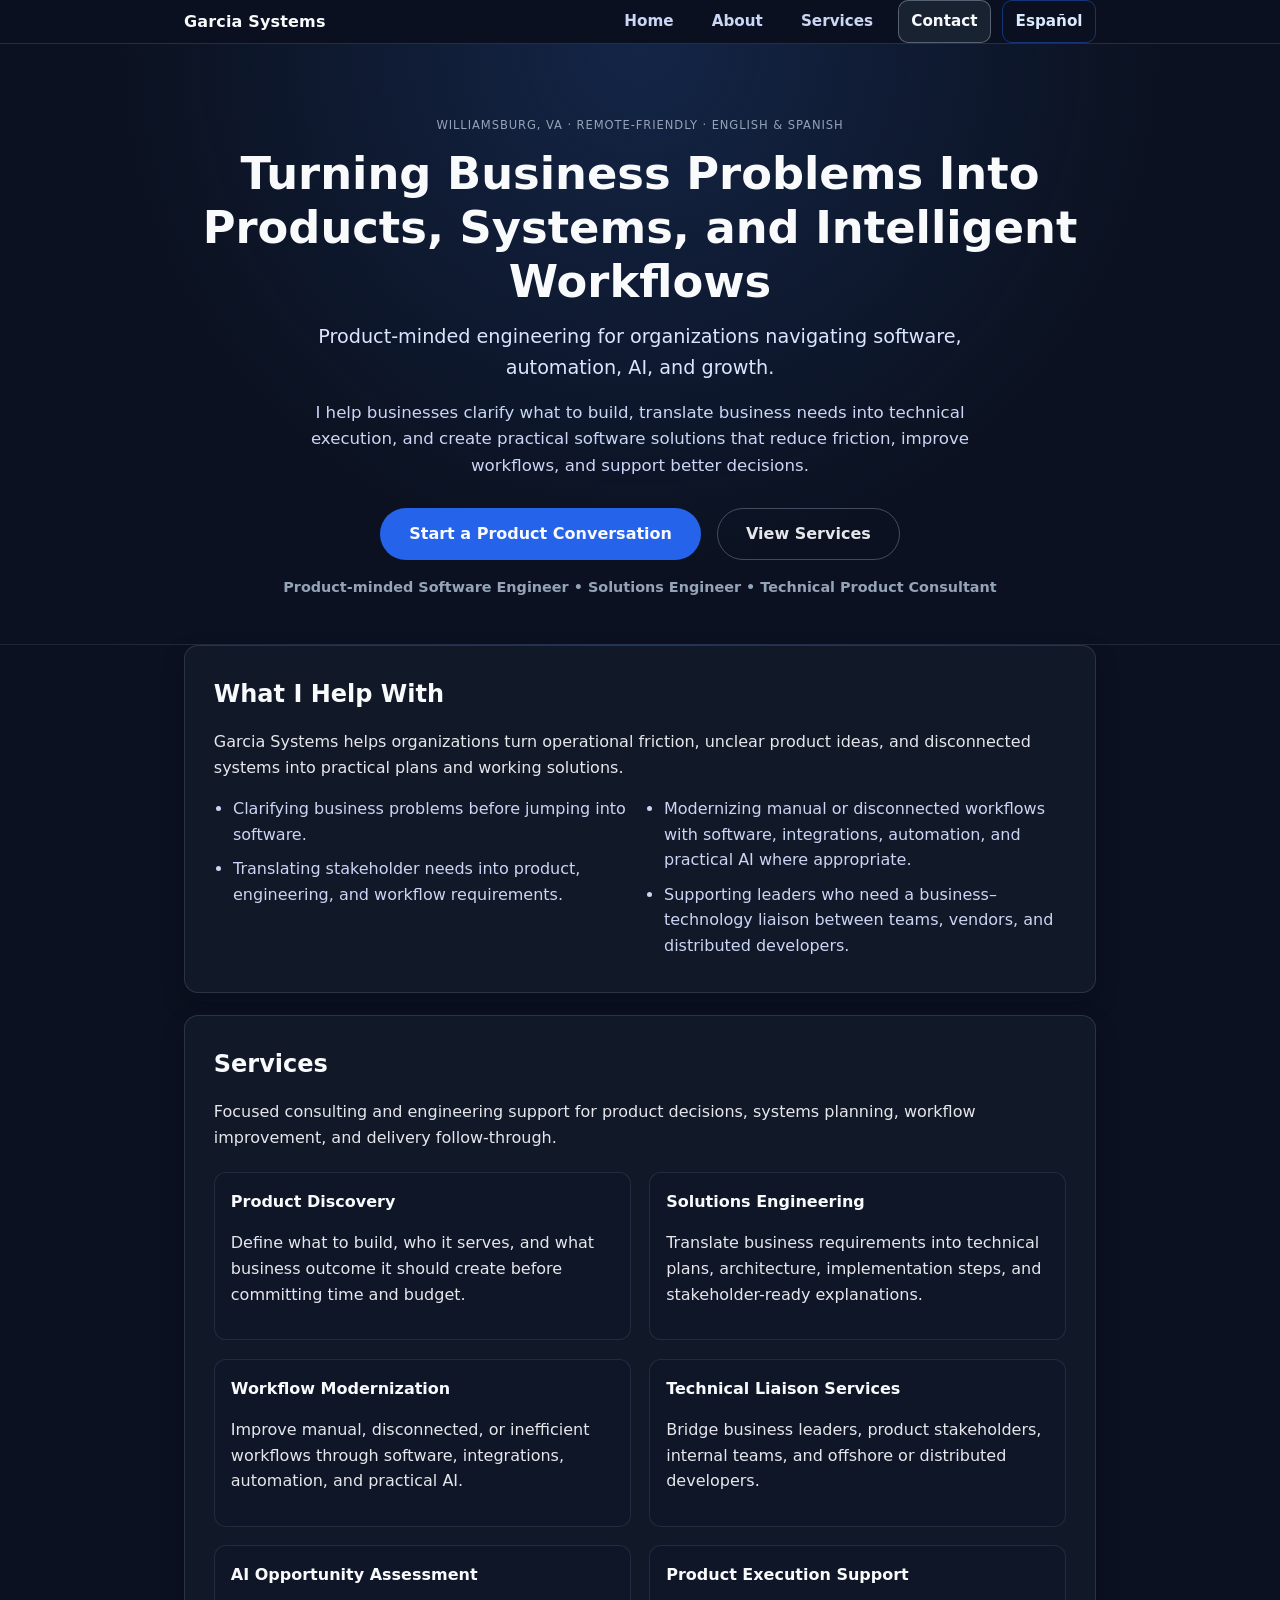
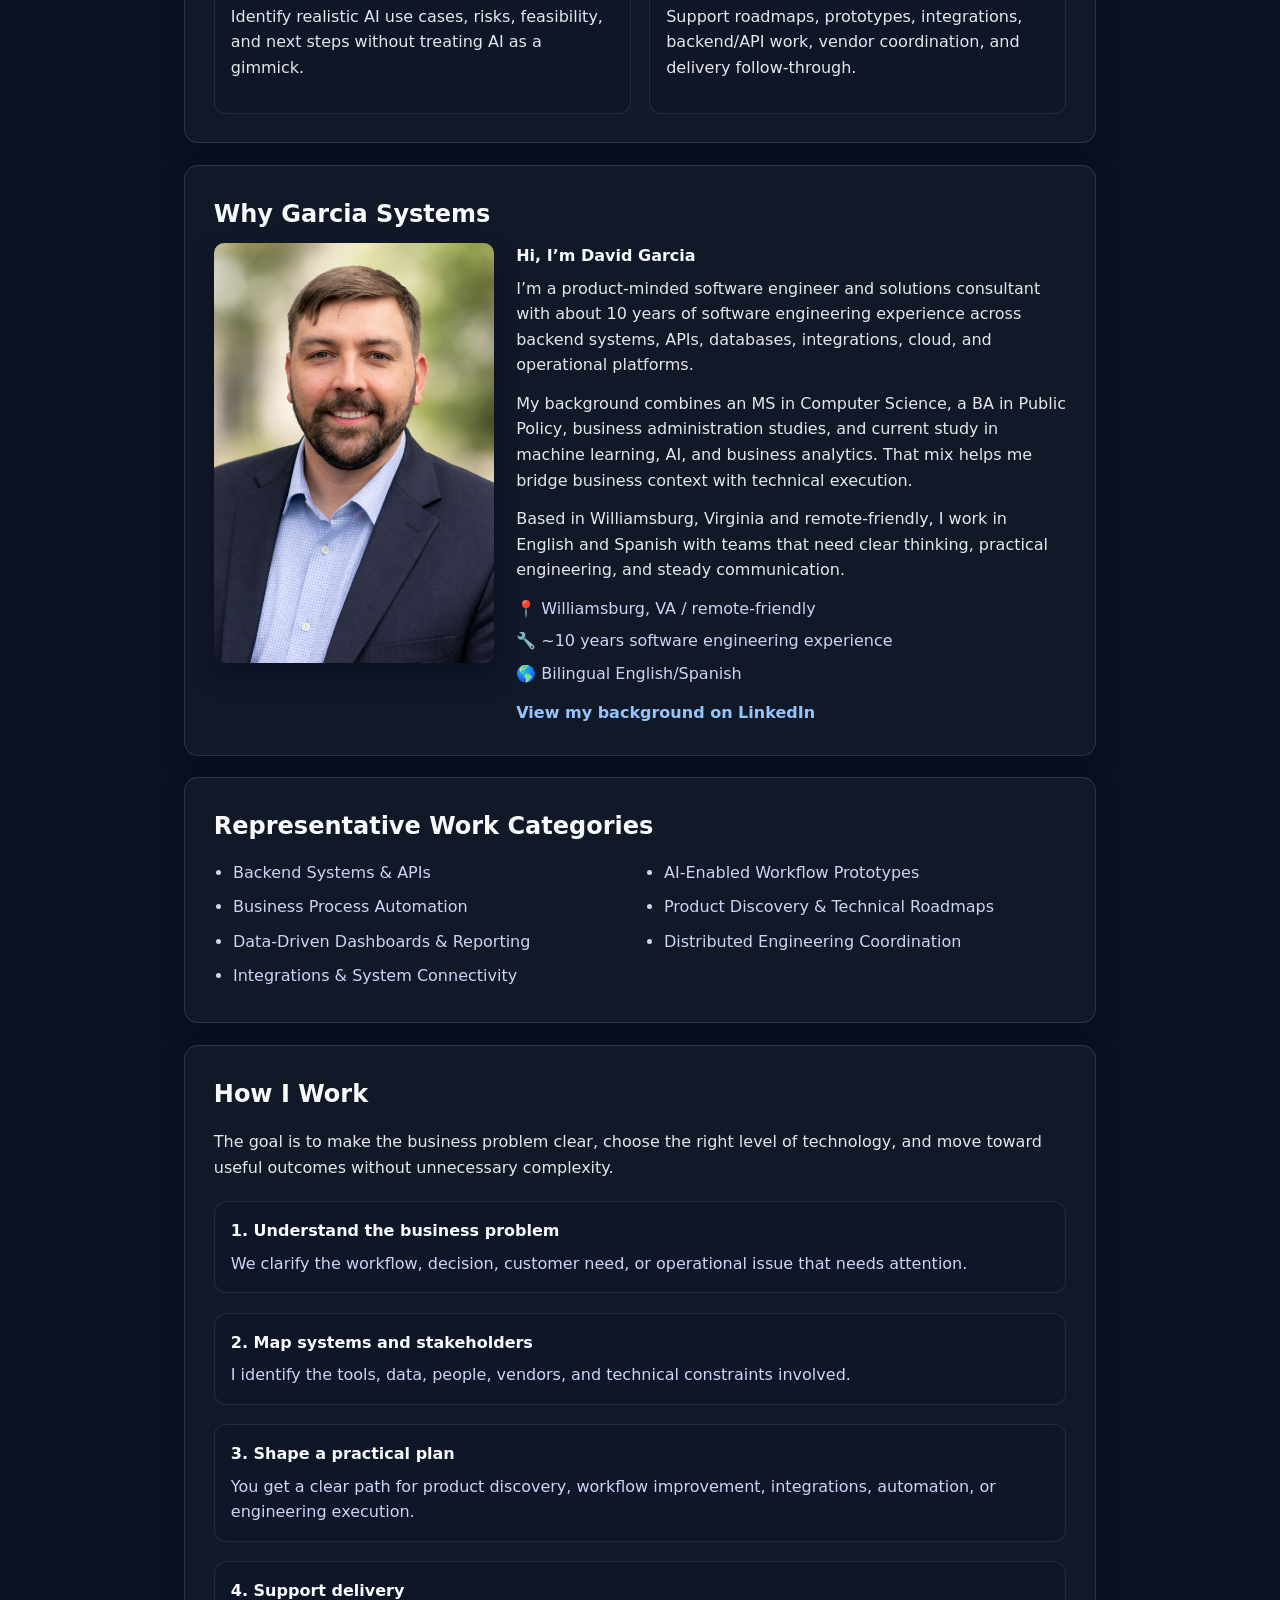
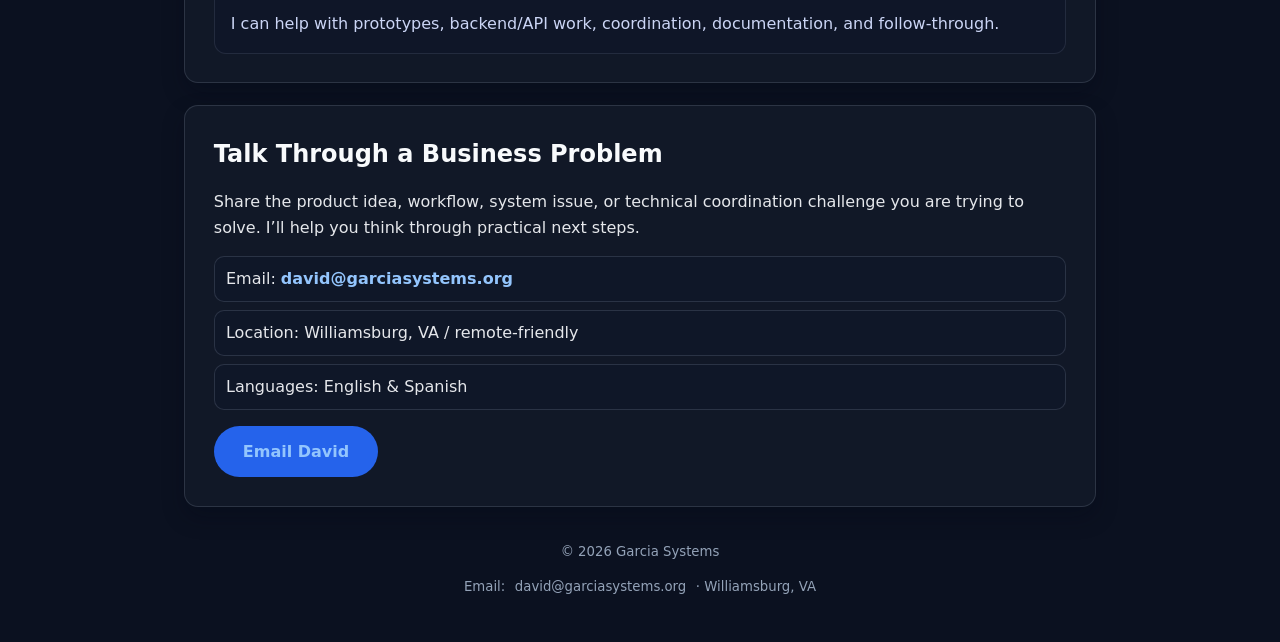
<file: index.html>
<!DOCTYPE html>
<html lang="en">
<head>
  <meta charset="UTF-8">
  <title>Garcia Systems | Product-Minded Engineering &amp; AI Workflow Consulting</title>
  <meta name="viewport" content="width=device-width, initial-scale=1.0">
  <meta name="description" content="Garcia Systems helps organizations turn business problems into products, systems, automations, and practical AI-enabled workflows.">
  <meta property="og:title" content="Garcia Systems | Product-Minded Engineering &amp; AI Workflow Consulting">
  <meta property="og:description" content="Product-minded engineering and consulting for software, automation, integrations, workflow modernization, and practical AI.">
  <meta property="og:type" content="website">
  <link rel="canonical" href="https://garciasystems.org/">
  <link rel="stylesheet" href="styles.css">
</head>
<body>
  <header class="site-header">
    <div class="container nav-bar">
      <a class="logo" href="#home">Garcia Systems</a>
      <button class="menu-toggle" type="button" aria-expanded="false" aria-controls="primary-nav" aria-label="Toggle navigation menu">
        <span class="menu-icon" aria-hidden="true"></span>
      </button>
      <nav class="nav" id="primary-nav" aria-label="Main navigation">
        <a data-nav-item="home" href="#home" aria-current="page">Home</a>
        <a data-nav-item="about" href="#about">About</a>
        <a data-nav-item="services" href="#services">Services</a>
        <a data-nav-item="contact" href="#contact">Contact</a>
        <a class="lang-switch" data-nav-item="languageToggle" href="es/index.html" lang="es">Español</a>
      </nav>
    </div>
  </header>

  <section id="home" class="hero" aria-labelledby="home-heading">
    <div class="container">
      <p class="eyebrow">Williamsburg, VA · Remote-friendly · English &amp; Spanish</p>
      <h1 id="home-heading">Turning Business Problems Into Products, Systems, and Intelligent Workflows</h1>
      <p class="tagline">Product-minded engineering for organizations navigating software, automation, AI, and growth.</p>
      <p class="support-line">I help businesses clarify what to build, translate business needs into technical execution, and create practical software solutions that reduce friction, improve workflows, and support better decisions.</p>
      <div class="hero-actions">
        <a class="btn" href="#contact" aria-label="Start a product conversation">Start a Product Conversation</a>
        <a class="btn btn-secondary" href="#services" aria-label="View service offerings">View Services</a>
      </div>
      <p class="trust-line">Product-minded Software Engineer • Solutions Engineer • Technical Product Consultant</p>
    </div>
  </section>

  <main class="container">
    <section id="what-i-help-with" class="card" aria-labelledby="what-i-help-with-heading">
      <h2 id="what-i-help-with-heading">What I Help With</h2>
      <p>Garcia Systems helps organizations turn operational friction, unclear product ideas, and disconnected systems into practical plans and working solutions.</p>
      <ul class="list split-list">
        <li>Clarifying business problems before jumping into software.</li>
        <li>Translating stakeholder needs into product, engineering, and workflow requirements.</li>
        <li>Modernizing manual or disconnected workflows with software, integrations, automation, and practical AI where appropriate.</li>
        <li>Supporting leaders who need a business–technology liaison between teams, vendors, and distributed developers.</li>
      </ul>
    </section>

    <section id="services" class="card" aria-labelledby="services-heading">
      <h2 id="services-heading">Services</h2>
      <p>Focused consulting and engineering support for product decisions, systems planning, workflow improvement, and delivery follow-through.</p>
      <div class="services-grid">
        <article class="service-card">
          <h3>Product Discovery</h3>
          <p>Define what to build, who it serves, and what business outcome it should create before committing time and budget.</p>
        </article>
        <article class="service-card">
          <h3>Solutions Engineering</h3>
          <p>Translate business requirements into technical plans, architecture, implementation steps, and stakeholder-ready explanations.</p>
        </article>
        <article class="service-card">
          <h3>Workflow Modernization</h3>
          <p>Improve manual, disconnected, or inefficient workflows through software, integrations, automation, and practical AI.</p>
        </article>
        <article class="service-card">
          <h3>Technical Liaison Services</h3>
          <p>Bridge business leaders, product stakeholders, internal teams, and offshore or distributed developers.</p>
        </article>
        <article class="service-card">
          <h3>AI Opportunity Assessment</h3>
          <p>Identify realistic AI use cases, risks, feasibility, and next steps without treating AI as a gimmick.</p>
        </article>
        <article class="service-card">
          <h3>Product Execution Support</h3>
          <p>Support roadmaps, prototypes, integrations, backend/API work, vendor coordination, and delivery follow-through.</p>
        </article>
      </div>
    </section>

    <section id="about" class="card" aria-labelledby="about-heading">
      <h2 id="about-heading">Why Garcia Systems</h2>
      <div class="about-layout">
        <figure class="about-portrait-wrap">
          <img class="about-portrait" src="assets/david-portrait.PNG" alt="David Garcia - Garcia Systems" loading="lazy">
        </figure>
        <div class="about-content">
          <h3>Hi, I’m David Garcia</h3>
          <p>I’m a product-minded software engineer and solutions consultant with about 10 years of software engineering experience across backend systems, APIs, databases, integrations, cloud, and operational platforms.</p>
          <p>My background combines an MS in Computer Science, a BA in Public Policy, business administration studies, and current study in machine learning, AI, and business analytics. That mix helps me bridge business context with technical execution.</p>
          <p>Based in Williamsburg, Virginia and remote-friendly, I work in English and Spanish with teams that need clear thinking, practical engineering, and steady communication.</p>
          <ul class="about-trust-list" aria-label="Credibility highlights">
            <li>📍 Williamsburg, VA / remote-friendly</li>
            <li>🔧 ~10 years software engineering experience</li>
            <li>🌎 Bilingual English/Spanish</li>
          </ul>
          <a class="about-linkedin" href="https://www.linkedin.com/in/netdavid/" target="_blank" rel="noopener noreferrer">View my background on LinkedIn</a>
        </div>
      </div>
    </section>

    <section id="work-categories" class="card" aria-labelledby="work-categories-heading">
      <h2 id="work-categories-heading">Representative Work Categories</h2>
      <ul class="list split-list">
        <li>Backend Systems &amp; APIs</li>
        <li>Business Process Automation</li>
        <li>Data-Driven Dashboards &amp; Reporting</li>
        <li>Integrations &amp; System Connectivity</li>
        <li>AI-Enabled Workflow Prototypes</li>
        <li>Product Discovery &amp; Technical Roadmaps</li>
        <li>Distributed Engineering Coordination</li>
      </ul>
    </section>

    <section id="process" class="card" aria-labelledby="process-heading">
      <h2 id="process-heading">How I Work</h2>
      <p>The goal is to make the business problem clear, choose the right level of technology, and move toward useful outcomes without unnecessary complexity.</p>
      <ol class="steps">
        <li><h3>1. Understand the business problem</h3><p>We clarify the workflow, decision, customer need, or operational issue that needs attention.</p></li>
        <li><h3>2. Map systems and stakeholders</h3><p>I identify the tools, data, people, vendors, and technical constraints involved.</p></li>
        <li><h3>3. Shape a practical plan</h3><p>You get a clear path for product discovery, workflow improvement, integrations, automation, or engineering execution.</p></li>
        <li><h3>4. Support delivery</h3><p>I can help with prototypes, backend/API work, coordination, documentation, and follow-through.</p></li>
      </ol>
    </section>

    <section class="card contact" id="contact" aria-labelledby="contact-heading">
      <h2 id="contact-heading">Talk Through a Business Problem</h2>
      <p>Share the product idea, workflow, system issue, or technical coordination challenge you are trying to solve. I’ll help you think through practical next steps.</p>
      <div class="contact-lines">
        <span class="contact-line">Email: <a href="mailto:david@garciasystems.org">david@garciasystems.org</a></span>
        <span class="contact-line">Location: Williamsburg, VA / remote-friendly</span>
        <span class="contact-line">Languages: English &amp; Spanish</span>
      </div>
      <div class="contact-ctas">
        <a class="btn contact-cta" href="mailto:david@garciasystems.org?subject=Product%20Conversation&body=Name:%0A%0AOrganization:%0A%0ABusiness%20problem%20or%20product%20idea:%0A%0AWorkflow%20or%20systems%20involved:%0A%0AAI%2C%20automation%2C%20or%20integration%20needs:%0A%0AEngineering%20team%20or%20vendor%20coordination:%0A%0ATimeline:%0A">Email David</a>
      </div>
    </section>
  </main>

  <footer>
    <p>&copy; 2026 Garcia Systems</p>
    <p class="footer-links">Email: <a href="mailto:david@garciasystems.org">david@garciasystems.org</a> · Williamsburg, VA</p>
  </footer>
  <script src="script.js"></script>
</body>
</html>
</file>
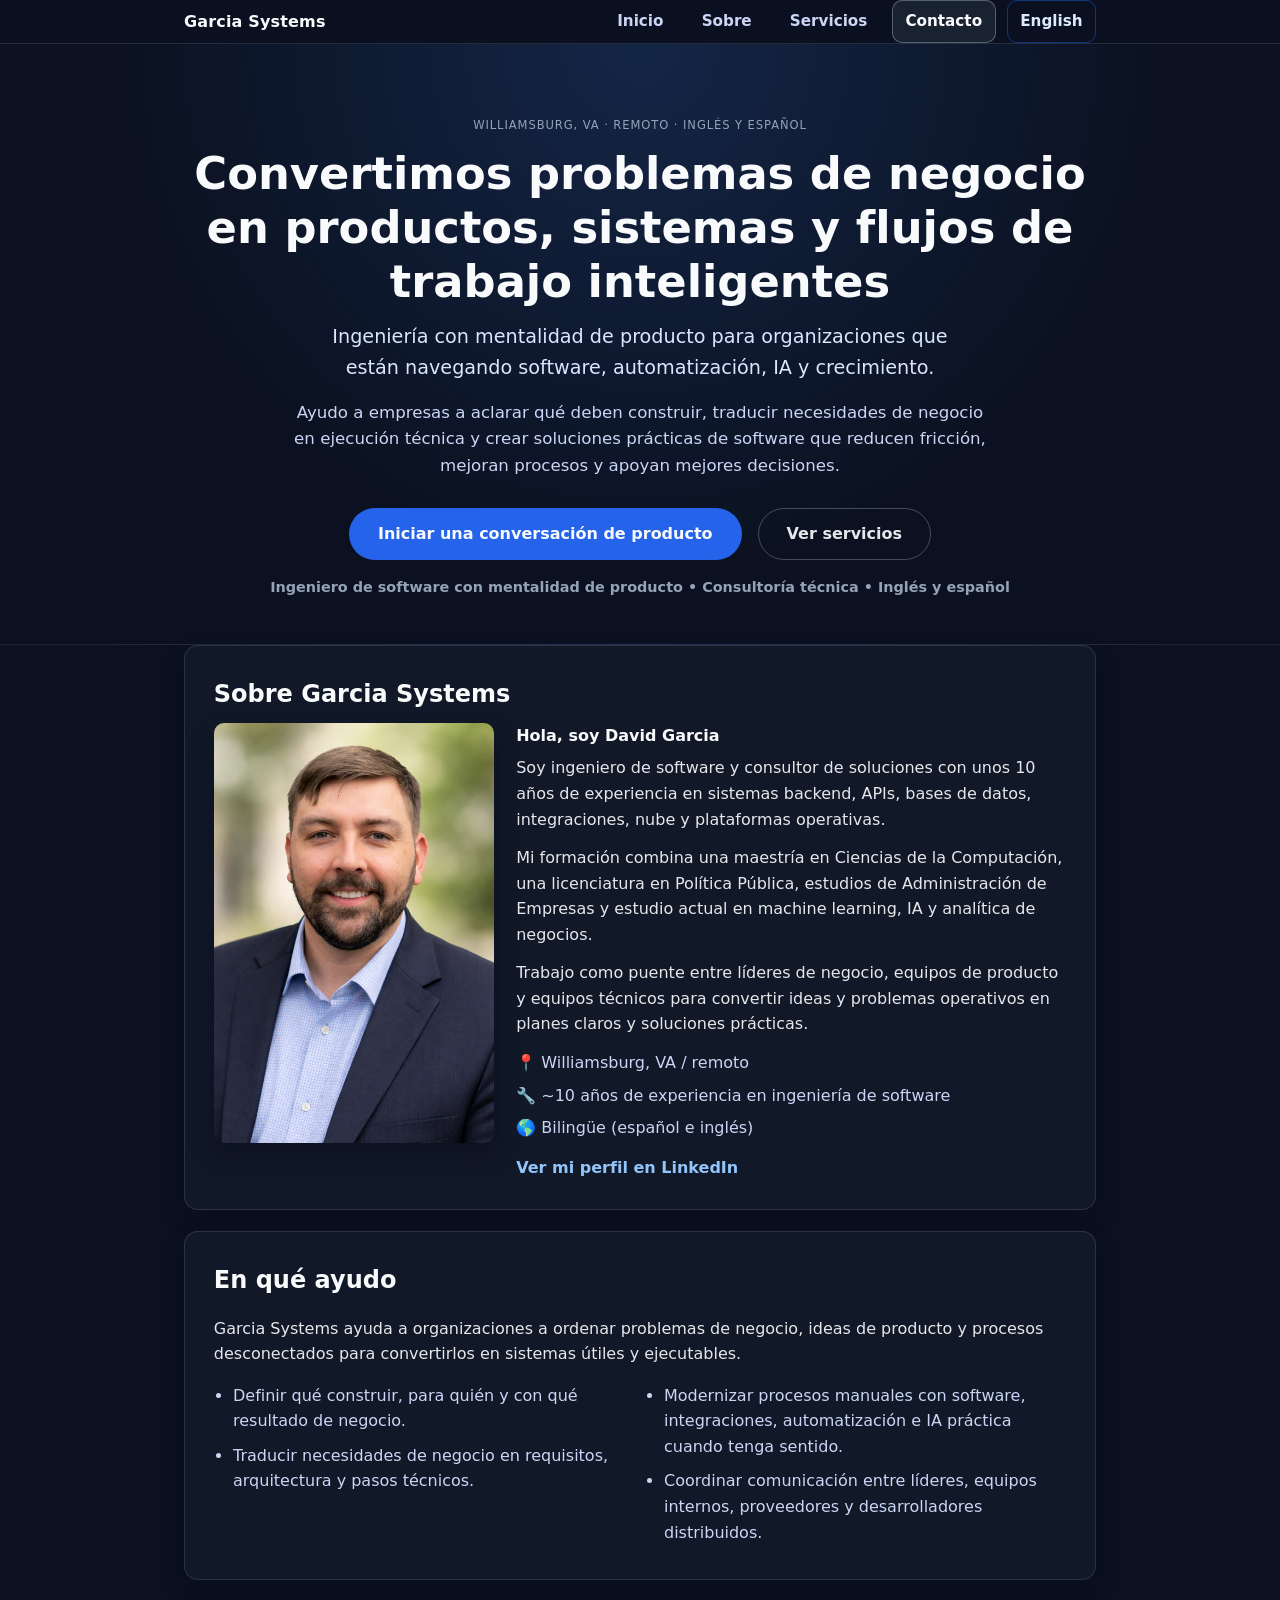
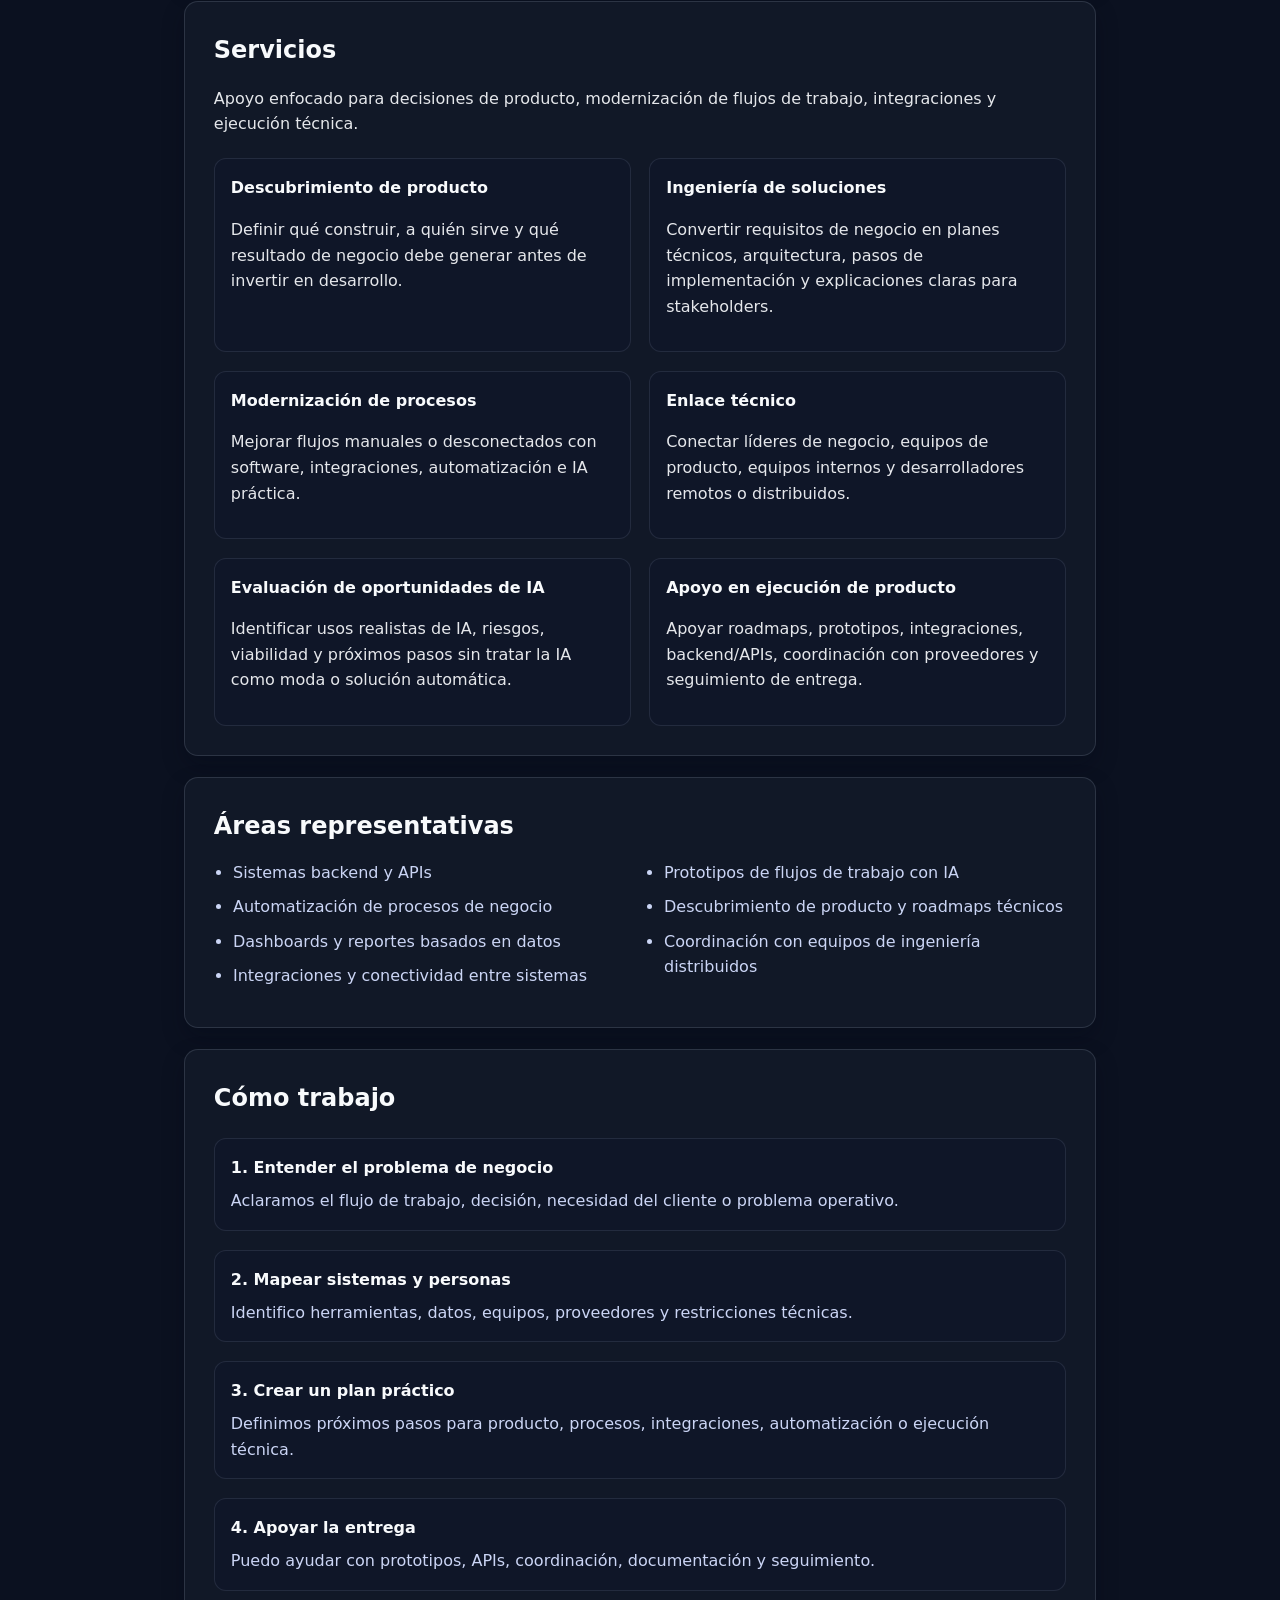
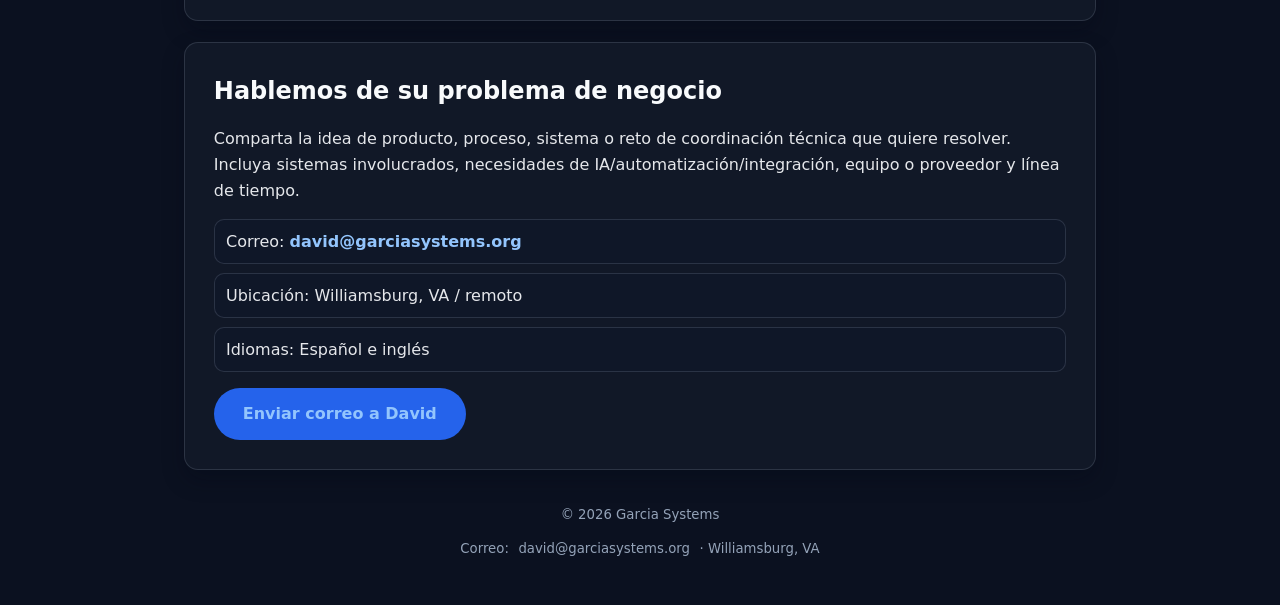
<file: es/index.html>
<!DOCTYPE html>
<html lang="es">
<head>
  <meta charset="UTF-8">
  <title>Garcia Systems | Ingeniería de Producto y Consultoría de Flujos con IA</title>
  <meta name="viewport" content="width=device-width, initial-scale=1.0">
  <meta name="description" content="Garcia Systems ayuda a organizaciones a convertir problemas de negocio en productos, sistemas, automatizaciones y flujos prácticos con IA.">
  <meta property="og:title" content="Garcia Systems | Ingeniería de Producto y Consultoría de Flujos con IA">
  <meta property="og:description" content="Ingeniería con mentalidad de producto para software, automatización, integraciones, modernización de procesos e IA práctica.">
  <meta property="og:type" content="website">
  <link rel="canonical" href="https://garciasystems.org/es/">
  <link rel="stylesheet" href="../styles.css">
</head>
<body>
  <header class="site-header">
    <div class="container nav-bar">
      <a class="logo" href="#home">Garcia Systems</a>
      <button class="menu-toggle" type="button" aria-expanded="false" aria-controls="primary-nav" aria-label="Abrir menú de navegación">
        <span class="menu-icon" aria-hidden="true"></span>
      </button>
      <nav class="nav" id="primary-nav" aria-label="Navegación principal">
        <a data-nav-item="home" href="#home">Inicio</a>
        <a data-nav-item="about" href="#about">Sobre</a>
        <a data-nav-item="services" href="#services">Servicios</a>
        <a data-nav-item="contact" href="#contact">Contacto</a>
        <a class="lang-switch" data-nav-item="languageToggle" href="../index.html" lang="en">English</a>
      </nav>
    </div>
  </header>

  <section id="home" class="hero" aria-labelledby="home-heading">
    <div class="container">
      <p class="eyebrow">Williamsburg, VA · Remoto · Inglés y español</p>
      <h1 id="home-heading">Convertimos problemas de negocio en productos, sistemas y flujos de trabajo inteligentes</h1>
      <p class="tagline">Ingeniería con mentalidad de producto para organizaciones que están navegando software, automatización, IA y crecimiento.</p>
      <p class="support-line">Ayudo a empresas a aclarar qué deben construir, traducir necesidades de negocio en ejecución técnica y crear soluciones prácticas de software que reducen fricción, mejoran procesos y apoyan mejores decisiones.</p>
      <div class="hero-actions">
        <a class="btn" href="#contact" aria-label="Iniciar una conversación de producto">Iniciar una conversación de producto</a>
        <a class="btn btn-secondary" href="#services" aria-label="Ver servicios">Ver servicios</a>
      </div>
      <p class="trust-line">Ingeniero de software con mentalidad de producto • Consultoría técnica • Inglés y español</p>
    </div>
  </section>

  <main class="container">
    <section id="about" class="card" aria-labelledby="about-heading">
      <h2 id="about-heading">Sobre Garcia Systems</h2>
      <div class="about-layout">
        <figure class="about-portrait-wrap"><img class="about-portrait" src="../assets/david-portrait.PNG" alt="David Garcia - Garcia Systems" loading="lazy"></figure>
        <div class="about-content">
          <h3>Hola, soy David Garcia</h3>
          <p>Soy ingeniero de software y consultor de soluciones con unos 10 años de experiencia en sistemas backend, APIs, bases de datos, integraciones, nube y plataformas operativas.</p>
          <p>Mi formación combina una maestría en Ciencias de la Computación, una licenciatura en Política Pública, estudios de Administración de Empresas y estudio actual en machine learning, IA y analítica de negocios.</p>
          <p>Trabajo como puente entre líderes de negocio, equipos de producto y equipos técnicos para convertir ideas y problemas operativos en planes claros y soluciones prácticas.</p>
          <ul class="about-trust-list" aria-label="Puntos de credibilidad"><li>📍 Williamsburg, VA / remoto</li><li>🔧 ~10 años de experiencia en ingeniería de software</li><li>🌎 Bilingüe (español e inglés)</li></ul>
          <a class="about-linkedin" href="https://www.linkedin.com/in/netdavid/" target="_blank" rel="noopener noreferrer">Ver mi perfil en LinkedIn</a>
        </div>
      </div>
    </section>

    <section id="what-i-help-with" class="card" aria-labelledby="what-i-help-with-heading">
      <h2 id="what-i-help-with-heading">En qué ayudo</h2>
      <p>Garcia Systems ayuda a organizaciones a ordenar problemas de negocio, ideas de producto y procesos desconectados para convertirlos en sistemas útiles y ejecutables.</p>
      <ul class="list split-list"><li>Definir qué construir, para quién y con qué resultado de negocio.</li><li>Traducir necesidades de negocio en requisitos, arquitectura y pasos técnicos.</li><li>Modernizar procesos manuales con software, integraciones, automatización e IA práctica cuando tenga sentido.</li><li>Coordinar comunicación entre líderes, equipos internos, proveedores y desarrolladores distribuidos.</li></ul>
    </section>

    <section id="services" class="card" aria-labelledby="services-heading">
      <h2 id="services-heading">Servicios</h2>
      <p>Apoyo enfocado para decisiones de producto, modernización de flujos de trabajo, integraciones y ejecución técnica.</p>
      <div class="services-grid">
        <article class="service-card"><h3>Descubrimiento de producto</h3><p>Definir qué construir, a quién sirve y qué resultado de negocio debe generar antes de invertir en desarrollo.</p></article>
        <article class="service-card"><h3>Ingeniería de soluciones</h3><p>Convertir requisitos de negocio en planes técnicos, arquitectura, pasos de implementación y explicaciones claras para stakeholders.</p></article>
        <article class="service-card"><h3>Modernización de procesos</h3><p>Mejorar flujos manuales o desconectados con software, integraciones, automatización e IA práctica.</p></article>
        <article class="service-card"><h3>Enlace técnico</h3><p>Conectar líderes de negocio, equipos de producto, equipos internos y desarrolladores remotos o distribuidos.</p></article>
        <article class="service-card"><h3>Evaluación de oportunidades de IA</h3><p>Identificar usos realistas de IA, riesgos, viabilidad y próximos pasos sin tratar la IA como moda o solución automática.</p></article>
        <article class="service-card"><h3>Apoyo en ejecución de producto</h3><p>Apoyar roadmaps, prototipos, integraciones, backend/APIs, coordinación con proveedores y seguimiento de entrega.</p></article>
      </div>
    </section>

    <section id="work-categories" class="card" aria-labelledby="work-categories-heading">
      <h2 id="work-categories-heading">Áreas representativas</h2>
      <ul class="list split-list"><li>Sistemas backend y APIs</li><li>Automatización de procesos de negocio</li><li>Dashboards y reportes basados en datos</li><li>Integraciones y conectividad entre sistemas</li><li>Prototipos de flujos de trabajo con IA</li><li>Descubrimiento de producto y roadmaps técnicos</li><li>Coordinación con equipos de ingeniería distribuidos</li></ul>
    </section>

    <section id="process" class="card" aria-labelledby="process-heading">
      <h2 id="process-heading">Cómo trabajo</h2>
      <ol class="steps"><li><h3>1. Entender el problema de negocio</h3><p>Aclaramos el flujo de trabajo, decisión, necesidad del cliente o problema operativo.</p></li><li><h3>2. Mapear sistemas y personas</h3><p>Identifico herramientas, datos, equipos, proveedores y restricciones técnicas.</p></li><li><h3>3. Crear un plan práctico</h3><p>Definimos próximos pasos para producto, procesos, integraciones, automatización o ejecución técnica.</p></li><li><h3>4. Apoyar la entrega</h3><p>Puedo ayudar con prototipos, APIs, coordinación, documentación y seguimiento.</p></li></ol>
    </section>

    <section id="contact" class="card contact" aria-labelledby="contact-heading">
      <h2 id="contact-heading">Hablemos de su problema de negocio</h2>
      <p>Comparta la idea de producto, proceso, sistema o reto de coordinación técnica que quiere resolver. Incluya sistemas involucrados, necesidades de IA/automatización/integración, equipo o proveedor y línea de tiempo.</p>
      <div class="contact-lines"><span class="contact-line">Correo: <a href="mailto:david@garciasystems.org">david@garciasystems.org</a></span><span class="contact-line">Ubicación: Williamsburg, VA / remoto</span><span class="contact-line">Idiomas: Español e inglés</span></div>
      <div class="contact-ctas"><a class="btn contact-cta" href="mailto:david@garciasystems.org?subject=Conversaci%C3%B3n%20de%20producto%20o%20procesos">Enviar correo a David</a></div>
    </section>
  </main>

  <footer>
    <p>&copy; 2026 Garcia Systems</p>
    <p class="footer-links">Correo: <a href="mailto:david@garciasystems.org">david@garciasystems.org</a> · Williamsburg, VA</p>
  </footer>
  <script src="../script.js"></script>
</body>
</html>
</file>
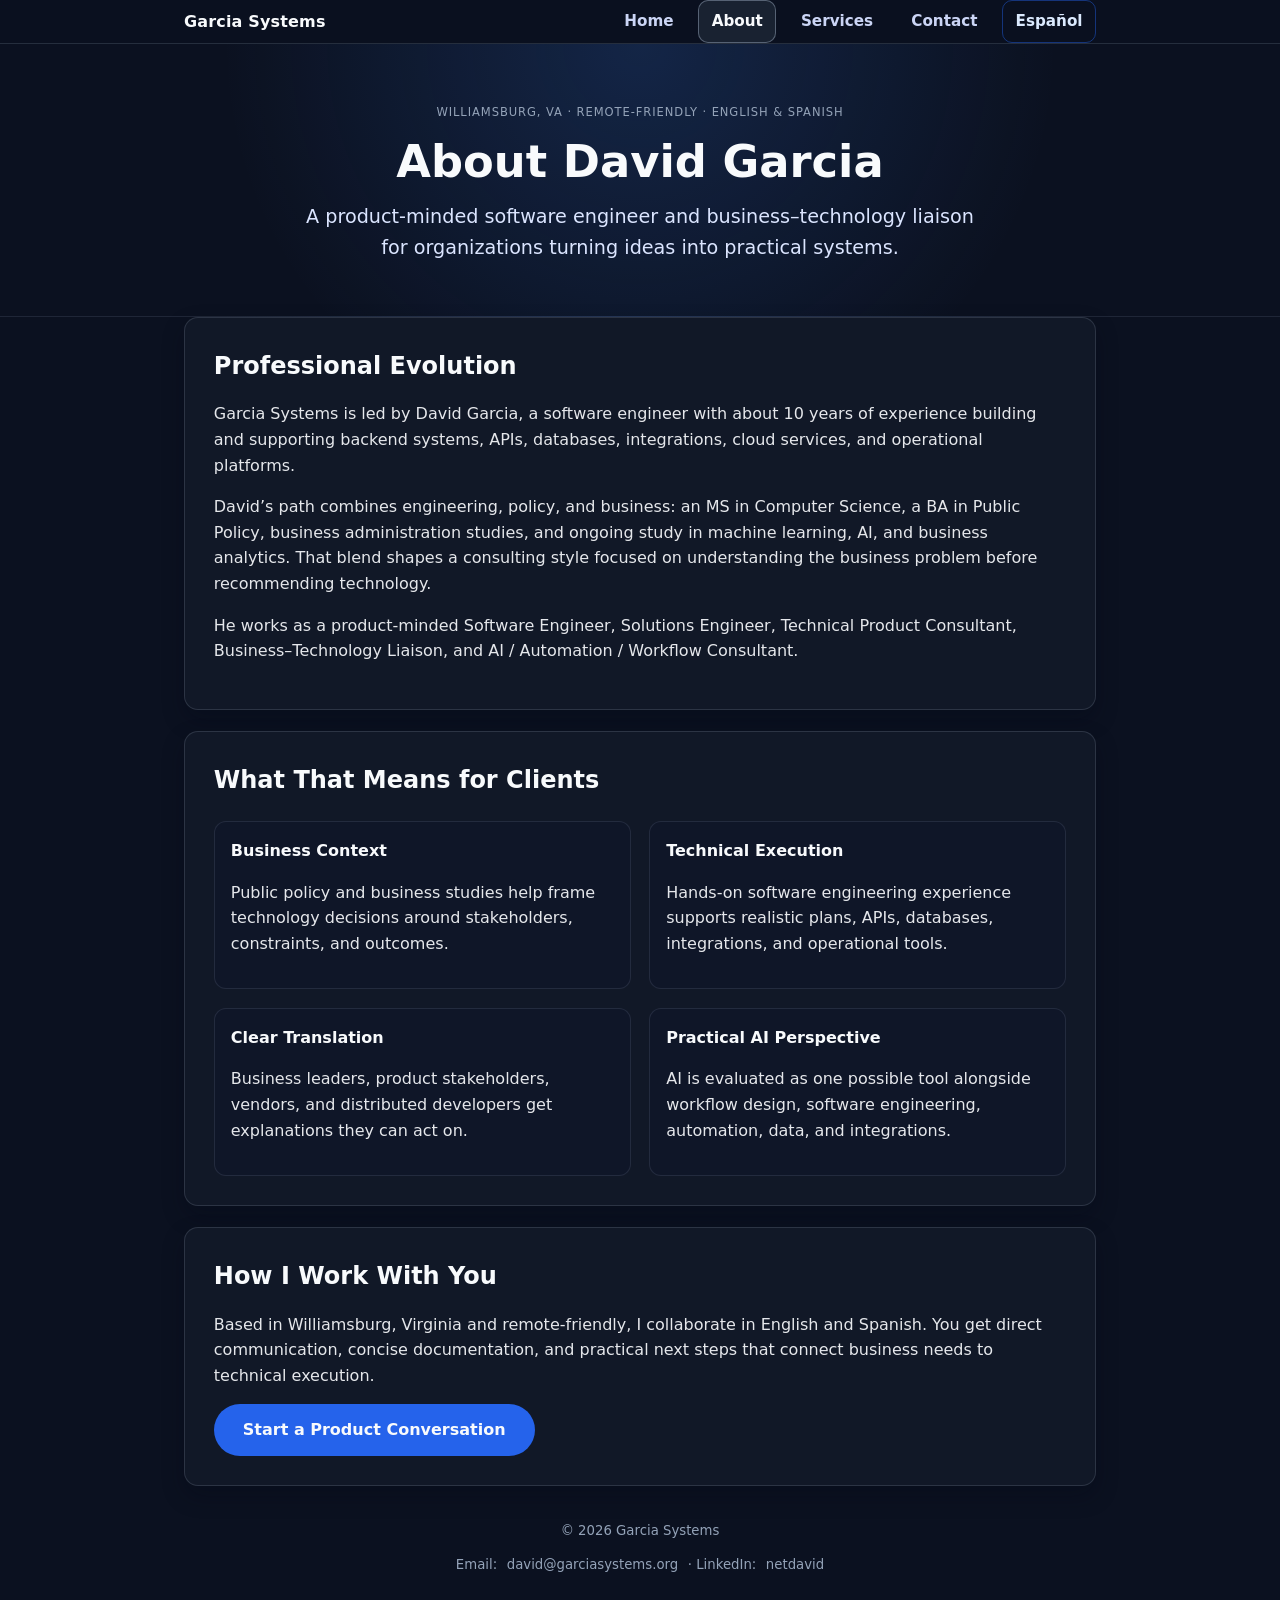
<file: about.html>
<!DOCTYPE html>
<html lang="en">
<head>
  <meta charset="UTF-8">
  <title>About David Garcia | Garcia Systems</title>
  <meta name="viewport" content="width=device-width, initial-scale=1.0">
  <meta name="description" content="Learn about David Garcia, a product-minded software engineer and solutions consultant bridging business, policy, engineering, workflow modernization, and practical AI.">
  <meta property="og:title" content="About David Garcia | Garcia Systems">
  <meta property="og:description" content="Product-minded engineering and solutions consulting from Williamsburg, VA. Remote-friendly, English & Spanish.">
  <meta property="og:type" content="website">
  <link rel="stylesheet" href="styles.css">
</head>
<body>
  <header class="site-header">
    <div class="container nav-bar">
      <a class="logo" href="index.html">Garcia Systems</a>
      <button class="menu-toggle" type="button" aria-expanded="false" aria-controls="primary-nav" aria-label="Toggle navigation menu">
        <span class="menu-icon" aria-hidden="true"></span>
      </button>
      <nav class="nav" id="primary-nav" aria-label="Main navigation">
        <a href="index.html">Home</a>
        <a href="about.html" aria-current="page">About</a>
        <a href="services.html">Services</a>
        <a href="contact.html">Contact</a>
        <a class="lang-switch" href="es/index.html" lang="es">Español</a>
      </nav>
    </div>
  </header>

  <section class="hero page-hero">
    <div class="container">
      <p class="eyebrow">Williamsburg, VA · Remote-friendly · English &amp; Spanish</p>
      <h1>About David Garcia</h1>
      <p class="tagline">A product-minded software engineer and business–technology liaison for organizations turning ideas into practical systems.</p>
    </div>
  </section>

  <main class="container">
    <section class="card">
      <h2>Professional Evolution</h2>
      <p>Garcia Systems is led by David Garcia, a software engineer with about 10 years of experience building and supporting backend systems, APIs, databases, integrations, cloud services, and operational platforms.</p>
      <p>David’s path combines engineering, policy, and business: an MS in Computer Science, a BA in Public Policy, business administration studies, and ongoing study in machine learning, AI, and business analytics. That blend shapes a consulting style focused on understanding the business problem before recommending technology.</p>
      <p>He works as a product-minded Software Engineer, Solutions Engineer, Technical Product Consultant, Business–Technology Liaison, and AI / Automation / Workflow Consultant.</p>
    </section>

    <section class="card">
      <h2>What That Means for Clients</h2>
      <div class="services-grid">
        <article class="service-card"><h3>Business Context</h3><p>Public policy and business studies help frame technology decisions around stakeholders, constraints, and outcomes.</p></article>
        <article class="service-card"><h3>Technical Execution</h3><p>Hands-on software engineering experience supports realistic plans, APIs, databases, integrations, and operational tools.</p></article>
        <article class="service-card"><h3>Clear Translation</h3><p>Business leaders, product stakeholders, vendors, and distributed developers get explanations they can act on.</p></article>
        <article class="service-card"><h3>Practical AI Perspective</h3><p>AI is evaluated as one possible tool alongside workflow design, software engineering, automation, data, and integrations.</p></article>
      </div>
    </section>

    <section class="card">
      <h2>How I Work With You</h2>
      <p>Based in Williamsburg, Virginia and remote-friendly, I collaborate in English and Spanish. You get direct communication, concise documentation, and practical next steps that connect business needs to technical execution.</p>
      <a class="btn" href="contact.html">Start a Product Conversation</a>
    </section>
  </main>

  <footer>
    <p>&copy; 2026 Garcia Systems</p>
    <p class="footer-links">Email: <a href="mailto:david@garciasystems.org">david@garciasystems.org</a> · LinkedIn: <a href="https://www.linkedin.com/in/netdavid/" target="_blank" rel="noopener noreferrer">netdavid</a></p>
  </footer>
  <script src="script.js"></script>
</body>
</html>
</file>
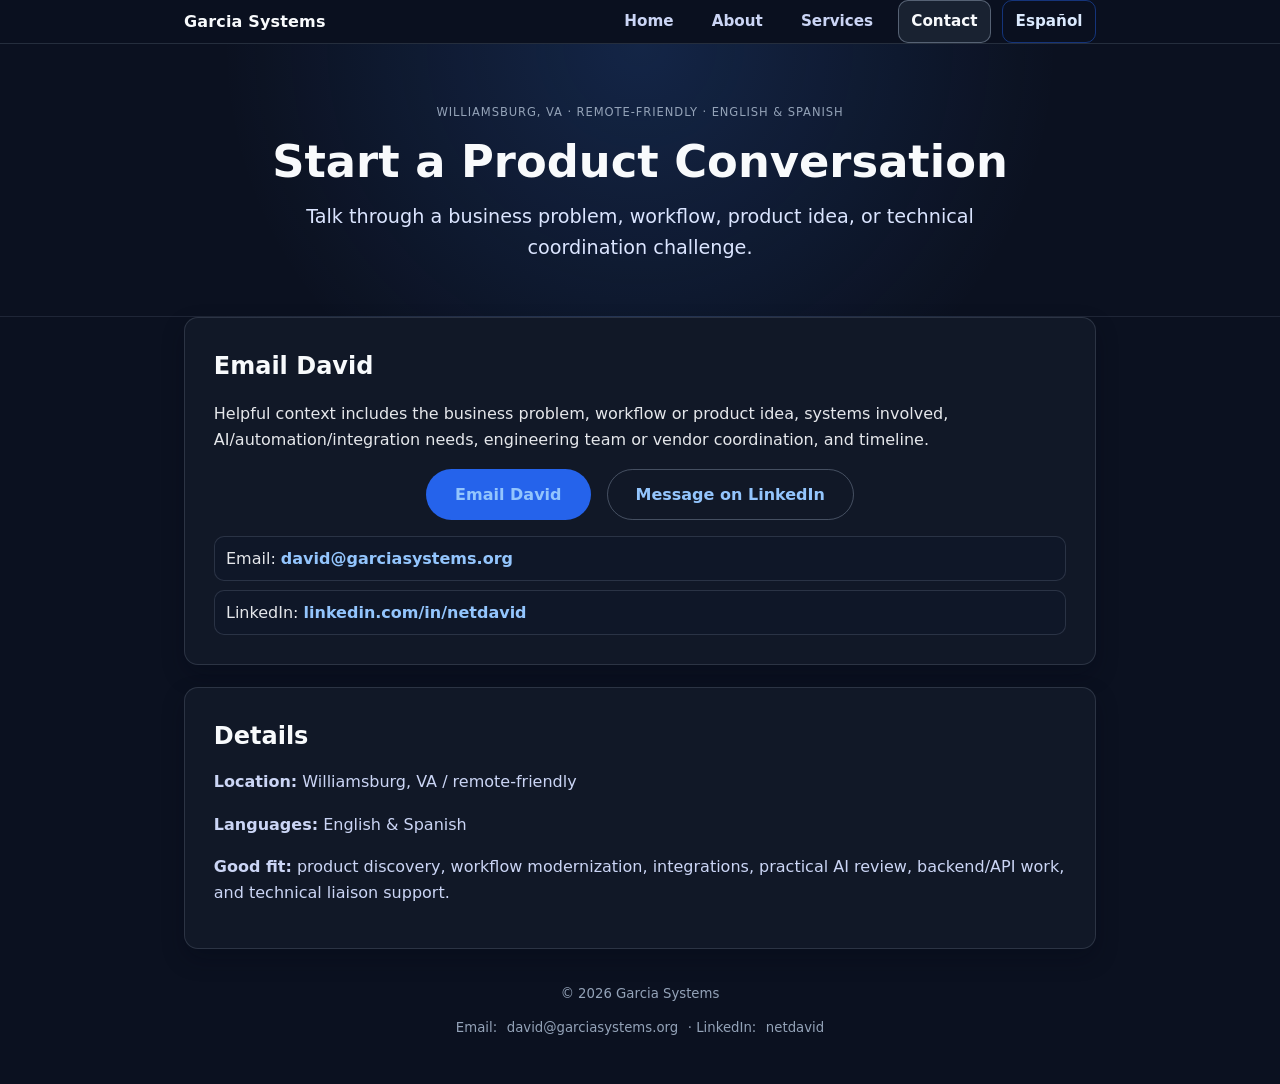
<file: contact.html>
<!DOCTYPE html>
<html lang="en">
<head>
  <meta charset="UTF-8">
  <title>Contact | Garcia Systems</title>
  <meta name="viewport" content="width=device-width, initial-scale=1.0">
  <meta name="description" content="Contact Garcia Systems to discuss a business problem, workflow, product idea, integration need, AI opportunity, or engineering coordination challenge.">
  <meta property="og:title" content="Contact | Garcia Systems">
  <meta property="og:description" content="Start a product conversation with Garcia Systems. Williamsburg, VA / remote-friendly. English & Spanish.">
  <meta property="og:type" content="website">
  <link rel="stylesheet" href="styles.css">
</head>
<body>
  <header class="site-header"><div class="container nav-bar"><a class="logo" href="index.html">Garcia Systems</a><button class="menu-toggle" type="button" aria-expanded="false" aria-controls="primary-nav" aria-label="Toggle navigation menu"><span class="menu-icon" aria-hidden="true"></span></button><nav class="nav" id="primary-nav" aria-label="Main navigation"><a href="index.html">Home</a><a href="about.html">About</a><a href="services.html">Services</a><a href="contact.html" aria-current="page">Contact</a><a class="lang-switch" href="es/index.html" lang="es">Español</a></nav></div></header>

  <section class="hero page-hero"><div class="container"><p class="eyebrow">Williamsburg, VA · Remote-friendly · English &amp; Spanish</p><h1>Start a Product Conversation</h1><p class="tagline">Talk through a business problem, workflow, product idea, or technical coordination challenge.</p></div></section>

  <main class="container">
    <section class="card contact">
      <h2>Email David</h2>
      <p>Helpful context includes the business problem, workflow or product idea, systems involved, AI/automation/integration needs, engineering team or vendor coordination, and timeline.</p>
      <div class="hero-actions">
        <a class="btn" href="mailto:david@garciasystems.org?subject=Product%20or%20Workflow%20Conversation&body=Name:%0A%0AOrganization:%0A%0ABusiness%20problem:%0A%0AWorkflow%20or%20product%20idea:%0A%0ASystems%20involved:%0A%0AAI%2C%20automation%2C%20or%20integration%20needs:%0A%0AEngineering%20team%20or%20vendor%20coordination:%0A%0ATimeline:%0A">Email David</a>
        <a class="btn btn-secondary" href="https://www.linkedin.com/in/netdavid/" target="_blank" rel="noopener noreferrer">Message on LinkedIn</a>
      </div>
      <div class="contact-lines"><span class="contact-line">Email: <a href="mailto:david@garciasystems.org">david@garciasystems.org</a></span><span class="contact-line">LinkedIn: <a href="https://www.linkedin.com/in/netdavid/" target="_blank" rel="noopener noreferrer">linkedin.com/in/netdavid</a></span></div>
    </section>

    <section class="card">
      <h2>Details</h2>
      <ul class="list inline-list"><li><strong>Location:</strong> Williamsburg, VA / remote-friendly</li><li><strong>Languages:</strong> English &amp; Spanish</li><li><strong>Good fit:</strong> product discovery, workflow modernization, integrations, practical AI review, backend/API work, and technical liaison support.</li></ul>
    </section>
  </main>

  <footer><p>&copy; 2026 Garcia Systems</p><p class="footer-links">Email: <a href="mailto:david@garciasystems.org">david@garciasystems.org</a> · LinkedIn: <a href="https://www.linkedin.com/in/netdavid/" target="_blank" rel="noopener noreferrer">netdavid</a></p></footer>
  <script src="script.js"></script>
</body>
</html>
</file>
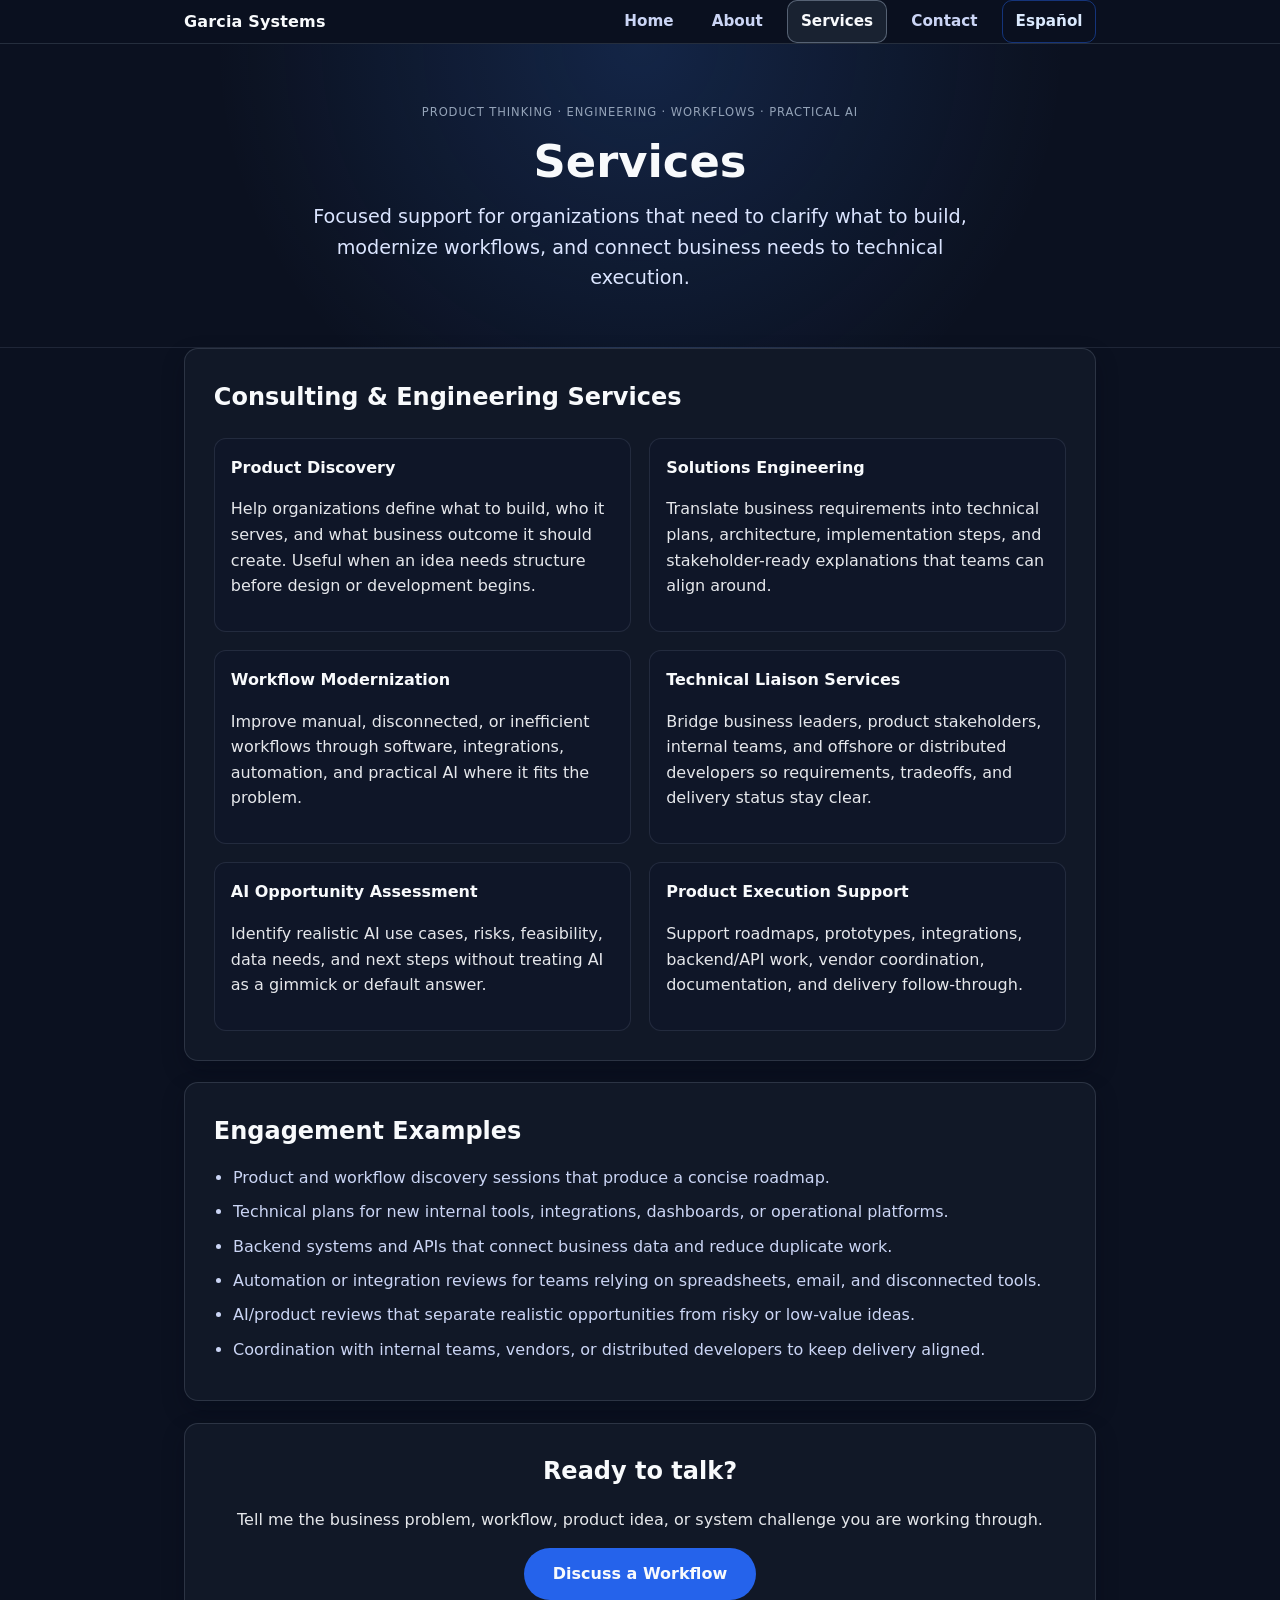
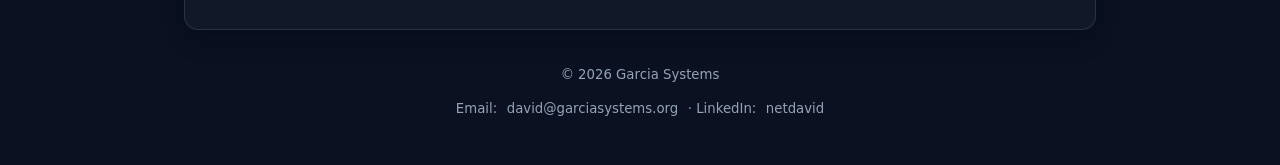
<file: services.html>
<!DOCTYPE html>
<html lang="en">
<head>
  <meta charset="UTF-8">
  <title>Services | Garcia Systems</title>
  <meta name="viewport" content="width=device-width, initial-scale=1.0">
  <meta name="description" content="Product discovery, solutions engineering, workflow modernization, technical liaison services, AI opportunity assessment, and product execution support.">
  <meta property="og:title" content="Services | Garcia Systems">
  <meta property="og:description" content="Turn business problems into products, systems, automations, integrations, and practical AI-enabled workflows.">
  <meta property="og:type" content="website">
  <link rel="stylesheet" href="styles.css">
</head>
<body>
  <header class="site-header">
    <div class="container nav-bar">
      <a class="logo" href="index.html">Garcia Systems</a>
      <button class="menu-toggle" type="button" aria-expanded="false" aria-controls="primary-nav" aria-label="Toggle navigation menu"><span class="menu-icon" aria-hidden="true"></span></button>
      <nav class="nav" id="primary-nav" aria-label="Main navigation">
        <a href="index.html">Home</a><a href="about.html">About</a><a href="services.html" aria-current="page">Services</a><a href="contact.html">Contact</a><a class="lang-switch" href="es/index.html" lang="es">Español</a>
      </nav>
    </div>
  </header>

  <section class="hero page-hero">
    <div class="container">
      <p class="eyebrow">Product thinking · Engineering · Workflows · Practical AI</p>
      <h1>Services</h1>
      <p class="tagline">Focused support for organizations that need to clarify what to build, modernize workflows, and connect business needs to technical execution.</p>
    </div>
  </section>

  <main class="container">
    <section class="card">
      <h2>Consulting &amp; Engineering Services</h2>
      <div class="services-grid">
        <article class="service-card"><h3>Product Discovery</h3><p>Help organizations define what to build, who it serves, and what business outcome it should create. Useful when an idea needs structure before design or development begins.</p></article>
        <article class="service-card"><h3>Solutions Engineering</h3><p>Translate business requirements into technical plans, architecture, implementation steps, and stakeholder-ready explanations that teams can align around.</p></article>
        <article class="service-card"><h3>Workflow Modernization</h3><p>Improve manual, disconnected, or inefficient workflows through software, integrations, automation, and practical AI where it fits the problem.</p></article>
        <article class="service-card"><h3>Technical Liaison Services</h3><p>Bridge business leaders, product stakeholders, internal teams, and offshore or distributed developers so requirements, tradeoffs, and delivery status stay clear.</p></article>
        <article class="service-card"><h3>AI Opportunity Assessment</h3><p>Identify realistic AI use cases, risks, feasibility, data needs, and next steps without treating AI as a gimmick or default answer.</p></article>
        <article class="service-card"><h3>Product Execution Support</h3><p>Support roadmaps, prototypes, integrations, backend/API work, vendor coordination, documentation, and delivery follow-through.</p></article>
      </div>
    </section>

    <section class="card">
      <h2>Engagement Examples</h2>
      <ul class="list">
        <li>Product and workflow discovery sessions that produce a concise roadmap.</li>
        <li>Technical plans for new internal tools, integrations, dashboards, or operational platforms.</li>
        <li>Backend systems and APIs that connect business data and reduce duplicate work.</li>
        <li>Automation or integration reviews for teams relying on spreadsheets, email, and disconnected tools.</li>
        <li>AI/product reviews that separate realistic opportunities from risky or low-value ideas.</li>
        <li>Coordination with internal teams, vendors, or distributed developers to keep delivery aligned.</li>
      </ul>
    </section>

    <section class="card callout">
      <h2>Ready to talk?</h2>
      <p>Tell me the business problem, workflow, product idea, or system challenge you are working through.</p>
      <a class="btn" href="contact.html">Discuss a Workflow</a>
    </section>
  </main>

  <footer>
    <p>&copy; 2026 Garcia Systems</p>
    <p class="footer-links">Email: <a href="mailto:david@garciasystems.org">david@garciasystems.org</a> · LinkedIn: <a href="https://www.linkedin.com/in/netdavid/" target="_blank" rel="noopener noreferrer">netdavid</a></p>
  </footer>
  <script src="script.js"></script>
</body>
</html>
</file>
<file: styles.css>
:root {
  color-scheme: dark;
}

html {
  scroll-behavior: smooth;
}

* {
  box-sizing: border-box;
}

body {
  font-family: "Inter", "Segoe UI", system-ui, -apple-system, sans-serif;
  margin: 0;
  background: #0b1120;
  color: #e5e7eb;
  line-height: 1.6;
}

a {
  color: inherit;
  text-decoration: none;
}

a:hover {
  color: #93c5fd;
}

a:focus-visible,
button:focus-visible {
  outline: 2px solid #60a5fa;
  outline-offset: 3px;
}

.container {
  max-width: 960px;
  margin: 0 auto;
  padding: 0 1rem;
}

.site-header {
  position: sticky;
  top: 0;
  z-index: 20;
  background: rgba(11, 17, 32, 0.9);
  backdrop-filter: blur(8px);
  border-bottom: 1px solid rgba(148, 163, 184, 0.2);
}

.nav-bar {
  display: grid;
  grid-template-columns: minmax(0, 1fr) auto;
  align-items: center;
  gap: 0.75rem;
  padding: 0.8rem 0;
}

.logo {
  font-weight: 700;
  color: #f8fafc;
  letter-spacing: 0.01em;
}

.menu-toggle {
  display: inline-flex;
  align-items: center;
  justify-content: center;
  width: 2.5rem;
  height: 2.5rem;
  border-radius: 10px;
  border: 1px solid rgba(148, 163, 184, 0.35);
  background: rgba(15, 23, 42, 0.7);
  color: #f8fafc;
  cursor: pointer;
  transition: background 0.2s ease, border-color 0.2s ease;
}

.menu-toggle:hover {
  background: rgba(30, 41, 59, 0.95);
  border-color: rgba(148, 163, 184, 0.55);
}

.menu-icon {
  position: relative;
  width: 1.2rem;
  height: 2px;
  border-radius: 999px;
  background: currentColor;
  transition: background 0.2s ease;
}

.menu-icon::before,
.menu-icon::after {
  content: "";
  position: absolute;
  left: 0;
  width: 1.2rem;
  height: 2px;
  border-radius: 999px;
  background: currentColor;
  transition: transform 0.2s ease;
}

.menu-icon::before {
  top: -0.36rem;
}

.menu-icon::after {
  top: 0.36rem;
}

.menu-toggle[aria-expanded="true"] .menu-icon {
  background: transparent;
}

.menu-toggle[aria-expanded="true"] .menu-icon::before {
  transform: translateY(0.36rem) rotate(45deg);
}

.menu-toggle[aria-expanded="true"] .menu-icon::after {
  transform: translateY(-0.36rem) rotate(-45deg);
}

.nav {
  grid-column: 1 / -1;
  display: grid;
  grid-template-columns: repeat(2, minmax(0, 1fr));
  gap: 0.55rem;
  overflow: hidden;
  max-height: 0;
  opacity: 0;
  visibility: hidden;
  transform: translateY(-0.35rem);
  transition: max-height 0.28s ease, opacity 0.2s ease, transform 0.2s ease, visibility 0s linear 0.28s;
}

.nav.is-open {
  max-height: 24rem;
  opacity: 1;
  visibility: visible;
  transform: translateY(0);
  transition: max-height 0.28s ease, opacity 0.2s ease, transform 0.2s ease;
}

.nav a {
  text-align: center;
  padding: 0.65rem 0.75rem;
  border-radius: 10px;
  border: 1px solid rgba(148, 163, 184, 0.2);
  background: rgba(15, 23, 42, 0.55);
  color: #cbd5f5;
  font-weight: 600;
  font-size: 0.95rem;
}

.nav a[aria-current="page"],
.nav a.is-active {
  border-color: rgba(148, 163, 184, 0.5);
  background: rgba(148, 163, 184, 0.12);
  color: #f8fafc;
}

.nav .lang-switch {
  border-color: rgba(37, 99, 235, 0.45);
  color: #dbeafe;
}

.hero {
  padding: 2.6rem 0 2rem;
  background: radial-gradient(circle at top, rgba(59, 130, 246, 0.18), transparent 60%), #0b1120;
  border-bottom: 1px solid rgba(148, 163, 184, 0.15);
  text-align: center;
}

.page-hero {
  padding: 2.2rem 0 1.7rem;
}

.eyebrow {
  letter-spacing: 0.08em;
  text-transform: uppercase;
  font-size: 0.72rem;
  color: #94a3b8;
  margin-bottom: 0.8rem;
}

h1 {
  margin: 0 0 0.85rem;
  font-size: clamp(1.8rem, 9vw, 2.8rem);
  line-height: 1.2;
  color: #f8fafc;
}

.tagline {
  margin: 0 auto 0.9rem;
  max-width: 42rem;
  font-size: 1.08rem;
  color: #dbe5ff;
}

.support-line {
  margin: 0 auto 1.35rem;
  max-width: 44rem;
  color: #cbd5f5;
}

.hero-actions {
  display: grid;
  gap: 0.65rem;
  margin-bottom: 1rem;
}

.btn {
  display: inline-flex;
  align-items: center;
  justify-content: center;
  width: 100%;
  padding: 0.75rem 1rem;
  border-radius: 999px;
  background: #2563eb;
  color: #f8fafc;
  font-weight: 600;
  border: 1px solid transparent;
  transition: transform 0.2s ease, box-shadow 0.2s ease, background 0.2s ease;
}

.btn:hover {
  background: #1d4ed8;
  transform: translateY(-1px);
  box-shadow: 0 10px 20px rgba(30, 64, 175, 0.25);
}

.btn-secondary {
  background: transparent;
  border: 1px solid rgba(148, 163, 184, 0.4);
  color: #e5e7eb;
}

.btn-secondary:hover {
  background: rgba(148, 163, 184, 0.1);
  box-shadow: 0 10px 20px rgba(15, 23, 42, 0.25);
}

.trust-line {
  margin: 0.35rem 0 0;
  color: #94a3b8;
  font-size: 0.9rem;
  font-weight: 600;
}

main {
  padding: 1.4rem 0 2.2rem;
  display: grid;
  gap: 1rem;
}

.card {
  background: #111827;
  border: 1px solid rgba(148, 163, 184, 0.2);
  border-radius: 14px;
  padding: 1.2rem;
  box-shadow: 0 10px 22px rgba(2, 6, 23, 0.28);
}


main section[id] {
  scroll-margin-top: 6.5rem;
}

h2 {
  margin-top: 0;
  margin-bottom: 0.6rem;
  color: #f8fafc;
}

h3 {
  margin: 0 0 0.45rem;
  color: #f8fafc;
  font-size: 1rem;
}

.about-layout {
  display: grid;
  grid-template-columns: 1fr;
  gap: 1rem;
  align-items: start;
}

.about-portrait-wrap {
  margin: 0;
}

.about-portrait {
  display: block;
  width: 100%;
  max-width: 280px;
  border-radius: 10px;
  box-shadow: 0 12px 24px rgba(2, 6, 23, 0.35);
}

.about-content p {
  margin: 0 0 0.8rem;
}

.about-trust-list {
  list-style: none;
  padding: 0;
  margin: 0.35rem 0 0;
  display: grid;
  gap: 0.45rem;
  color: #cbd5f5;
}

.about-linkedin {
  display: inline-flex;
  margin-top: 0.85rem;
  font-weight: 600;
  color: #93c5fd;
}

.services-grid {
  display: grid;
  grid-template-columns: 1fr;
  gap: 0.85rem;
  margin-top: 1rem;
}

.value-grid {
  display: grid;
  grid-template-columns: 1fr;
  gap: 0.7rem;
  margin-top: 1rem;
}

.value-card {
  padding: 0.9rem;
  border-radius: 12px;
  background: rgba(15, 23, 42, 0.45);
  border: 1px solid rgba(148, 163, 184, 0.15);
}

.value-card h3 {
  margin-bottom: 0.3rem;
}

.value-card p {
  margin: 0;
  color: #cbd5f5;
}

.service-card,
.steps li {
  padding: 1rem;
  border-radius: 12px;
  background: rgba(15, 23, 42, 0.6);
  border: 1px solid rgba(148, 163, 184, 0.15);
}

.steps {
  list-style: none;
  padding: 0;
  margin: 1rem 0 0;
  display: grid;
  gap: 0.85rem;
  counter-reset: process-step;
}

.steps li {
  list-style: none;
}

.steps p {
  margin: 0;
  color: #cbd5f5;
}

.list {
  margin: 0.9rem 0 0.3rem;
  padding-left: 1.2rem;
  color: #cbd5f5;
}

.list li {
  margin-bottom: 0.55rem;
}

.split-list {
  columns: 1;
  column-gap: 1.8rem;
}

.split-list li {
  break-inside: avoid;
}

.section-note {
  margin: 0.75rem 0 0;
  color: #cbd5f5;
}

.inline-list {
  list-style: none;
  padding: 0;
  display: grid;
  gap: 0.5rem;
}

.contact-lines {
  display: grid;
  gap: 0.55rem;
  margin-top: 0.8rem;
}

.contact-line {
  display: block;
  padding: 0.55rem 0.7rem;
  border-radius: 10px;
  background: rgba(15, 23, 42, 0.5);
  border: 1px solid rgba(148, 163, 184, 0.2);
}

.contact-line a,
.contact a {
  font-weight: 600;
  color: #93c5fd;
  overflow-wrap: anywhere;
}

.contact-cta {
  margin-top: 1rem;
}

.contact-ctas {
  display: grid;
  gap: 0.65rem;
}

.faq-list {
  display: grid;
  gap: 0.7rem;
  margin-top: 1rem;
}

.faq-list details {
  background: rgba(15, 23, 42, 0.5);
  border: 1px solid rgba(148, 163, 184, 0.2);
  border-radius: 12px;
  padding: 0.8rem 0.9rem;
}

.faq-list summary {
  cursor: pointer;
  font-weight: 600;
  color: #f8fafc;
}

.faq-list summary:focus-visible {
  outline: 2px solid #60a5fa;
  outline-offset: 2px;
}

.faq-list details p {
  margin: 0.65rem 0 0;
  color: #cbd5f5;
}

.muted {
  color: #94a3b8;
}

.callout {
  text-align: center;
}

footer {
  text-align: center;
  padding: 1.3rem 1rem 2rem;
  font-size: 0.83rem;
  color: #94a3b8;
}

.footer-links {
  display: flex;
  flex-wrap: wrap;
  justify-content: center;
  gap: 0.35rem 0.6rem;
}

@media (min-width: 760px) {
  .container {
    padding: 0 1.5rem;
  }

  .menu-toggle {
    display: none;
  }

  .nav-bar {
    display: flex;
    align-items: center;
    justify-content: space-between;
    gap: 1rem;
  }

  .nav {
    display: flex;
    flex-wrap: wrap;
    justify-content: flex-end;
    gap: 0.7rem;
    max-height: none;
    opacity: 1;
    visibility: visible;
    overflow: visible;
    transform: none;
    transition: none;
  }

  .nav a {
    padding: 0.52rem 0.78rem;
    border: 1px solid transparent;
    background: transparent;
  }

  .hero {
    padding: 3.8rem 0 2.8rem;
  }

  .page-hero {
    padding: 3rem 0 2.3rem;
  }

  .tagline {
    font-size: 1.2rem;
    margin-bottom: 1rem;
  }

  .support-line {
    font-size: 1.04rem;
    margin-bottom: 1.8rem;
  }

  .hero-actions {
    display: flex;
    justify-content: center;
    gap: 1rem;
  }

  .btn {
    width: auto;
    padding: 0.75rem 1.75rem;
  }

  main {
    padding: 2.4rem 0 3rem;
    gap: 1.35rem;
  }

  .card {
    padding: 1.8rem;
  }

  .services-grid {
    grid-template-columns: repeat(2, minmax(0, 1fr));
    gap: 1.15rem;
    margin-top: 1.35rem;
  }

  .value-grid {
    grid-template-columns: repeat(4, minmax(0, 1fr));
    gap: 0.85rem;
    margin-top: 1.2rem;
  }

  .split-list {
    columns: 2;
  }

  .about-layout {
    grid-template-columns: minmax(220px, 280px) minmax(0, 1fr);
    gap: 1.4rem;
  }

  .steps {
    gap: 1.2rem;
    margin-top: 1.3rem;
  }

  .contact-ctas {
    grid-template-columns: repeat(2, minmax(0, max-content));
    justify-content: flex-start;
    align-items: center;
  }
}
</file>
